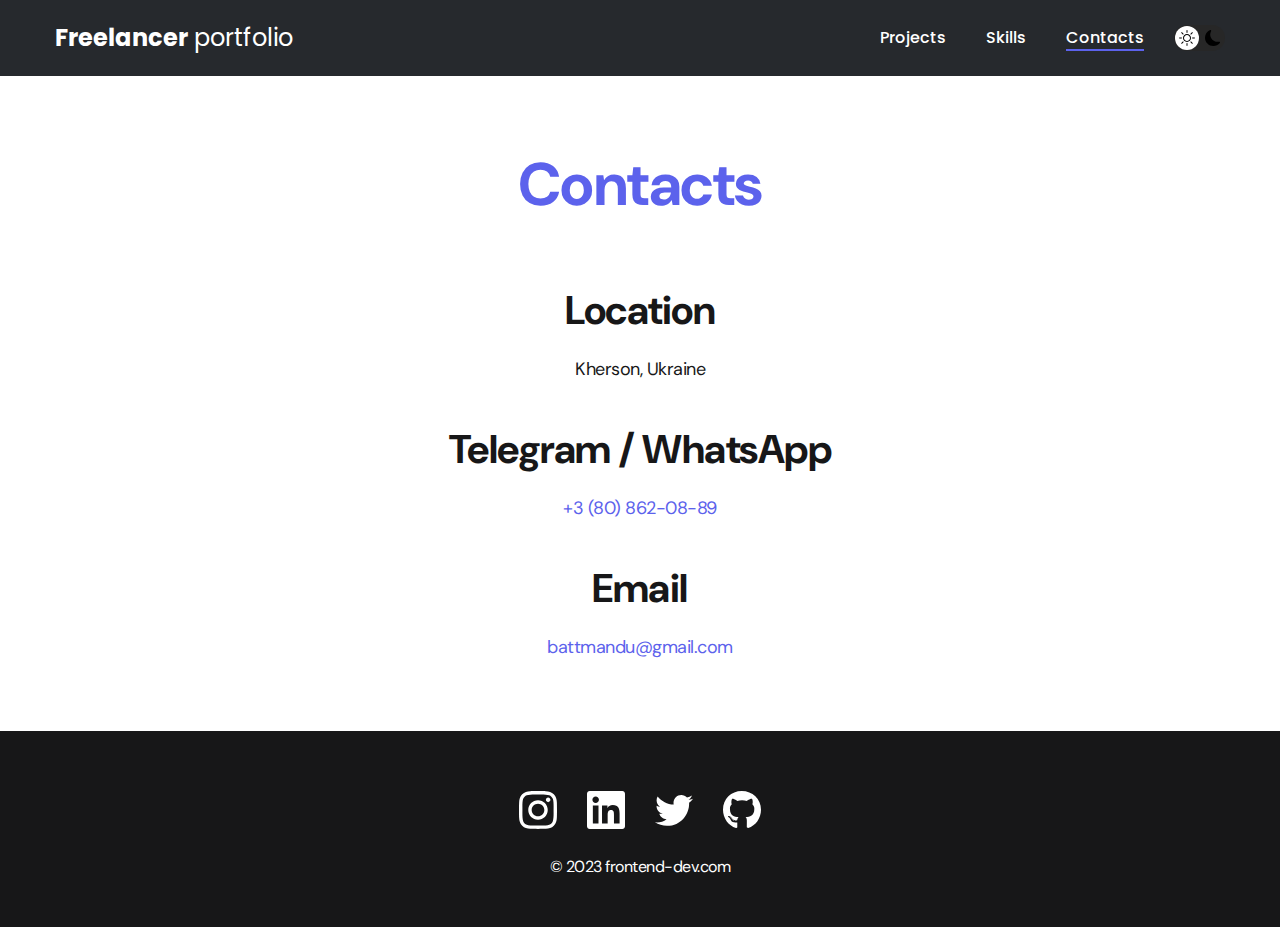
<file: contacts.html>
<!DOCTYPE html>
<html lang="en">
<head>
    <meta charset="UTF-8">
    <meta http-equiv="X-UA-Compatible" content="IE=edge">
    <meta name="viewport" content="width=device-width, initial-scale=1.0">
    <title>PORTFOLIO</title>
    <link rel="stylesheet" href="/css/main.css">
</head>
<body>
    <nav class="nav">

        <div class="container">
            <div class="nav-row">
                <a href="/index.html" class="logo"><strong>Freelancer</strong> portfolio</a>

                
                <button class="dark-mode-btn dark">
                    <img src="./img/icons/sun.svg" alt="Light mode" class="dark-mode-btn__icon">
                    <img src="./img/icons/moom.svg" alt="Dark mode" class="dark-mode-btn__icon">
                </button>
                <ul class="nav-list">
                    <li class="nav-list__item"><a href="./projects-page.html" class="nav-list__link ">Projects</a></li>
                    <li class="nav-list__item"><a href="./skills.html" class="nav-list__link ">Skills</a></li>
                    <li class="nav-list__item"><a href="./contacts.html" class="nav-list__link nav-list__link--active">Contacts</a></li>
                    </ul>
            </div>
        </div>
    </nav>

    <main class="section">
        <div class="container">
            <h1 class="title-1">Contacts</h1>
            <ul class="content-list">
                <li class="content-list__item">
                    <h2 class="title2">Location</h2>
            <p>Kherson, Ukraine</p>
                </li>
                <li class="content-list__item">
                    <h2 class="title2">Telegram / WhatsApp</h2>
            <p><a href="tel:+380992620229">+3 (80) 862-08-89</a></p>
                </li>
                <li class="content-list__item">
                    <h2 class="title2">Email</h2>
            <p><a href="mailto:battmandu@gmail.com">battmandu@gmail.com</a></p>
                </li>
            </ul>
            
            
            
            
            
            

        </div>
    </main>

    <footer class="footer">
        <div class="container">
            <div class="footer__wrapper">
            <ul class="social">
                <li class="social__item">
                    <a href="#!"><img src="./img/icons/instagram.svg" alt="link"></a>
                </li>
                <li class="social__item">
                    <a href="#!"><img src="./img/icons/linkedIn.svg" alt="link"></a>
                </li>
                <li class="social__item">
                    <a href="#!"><img src="./img/icons/twitter.svg" alt="link"></a>
                </li>
                <li class="social__item">
                    <a href="#!"><img src="./img/icons/Vector.svg" alt="link"></a>
                </li>
            </ul>
            <div class="copyright">
                <p>© 2023 frontend-dev.com</p>
                </div>
            </div>
        </div>
    </footer>

    <script src="./js/main.js"></script>
</body>
</html>
</file>
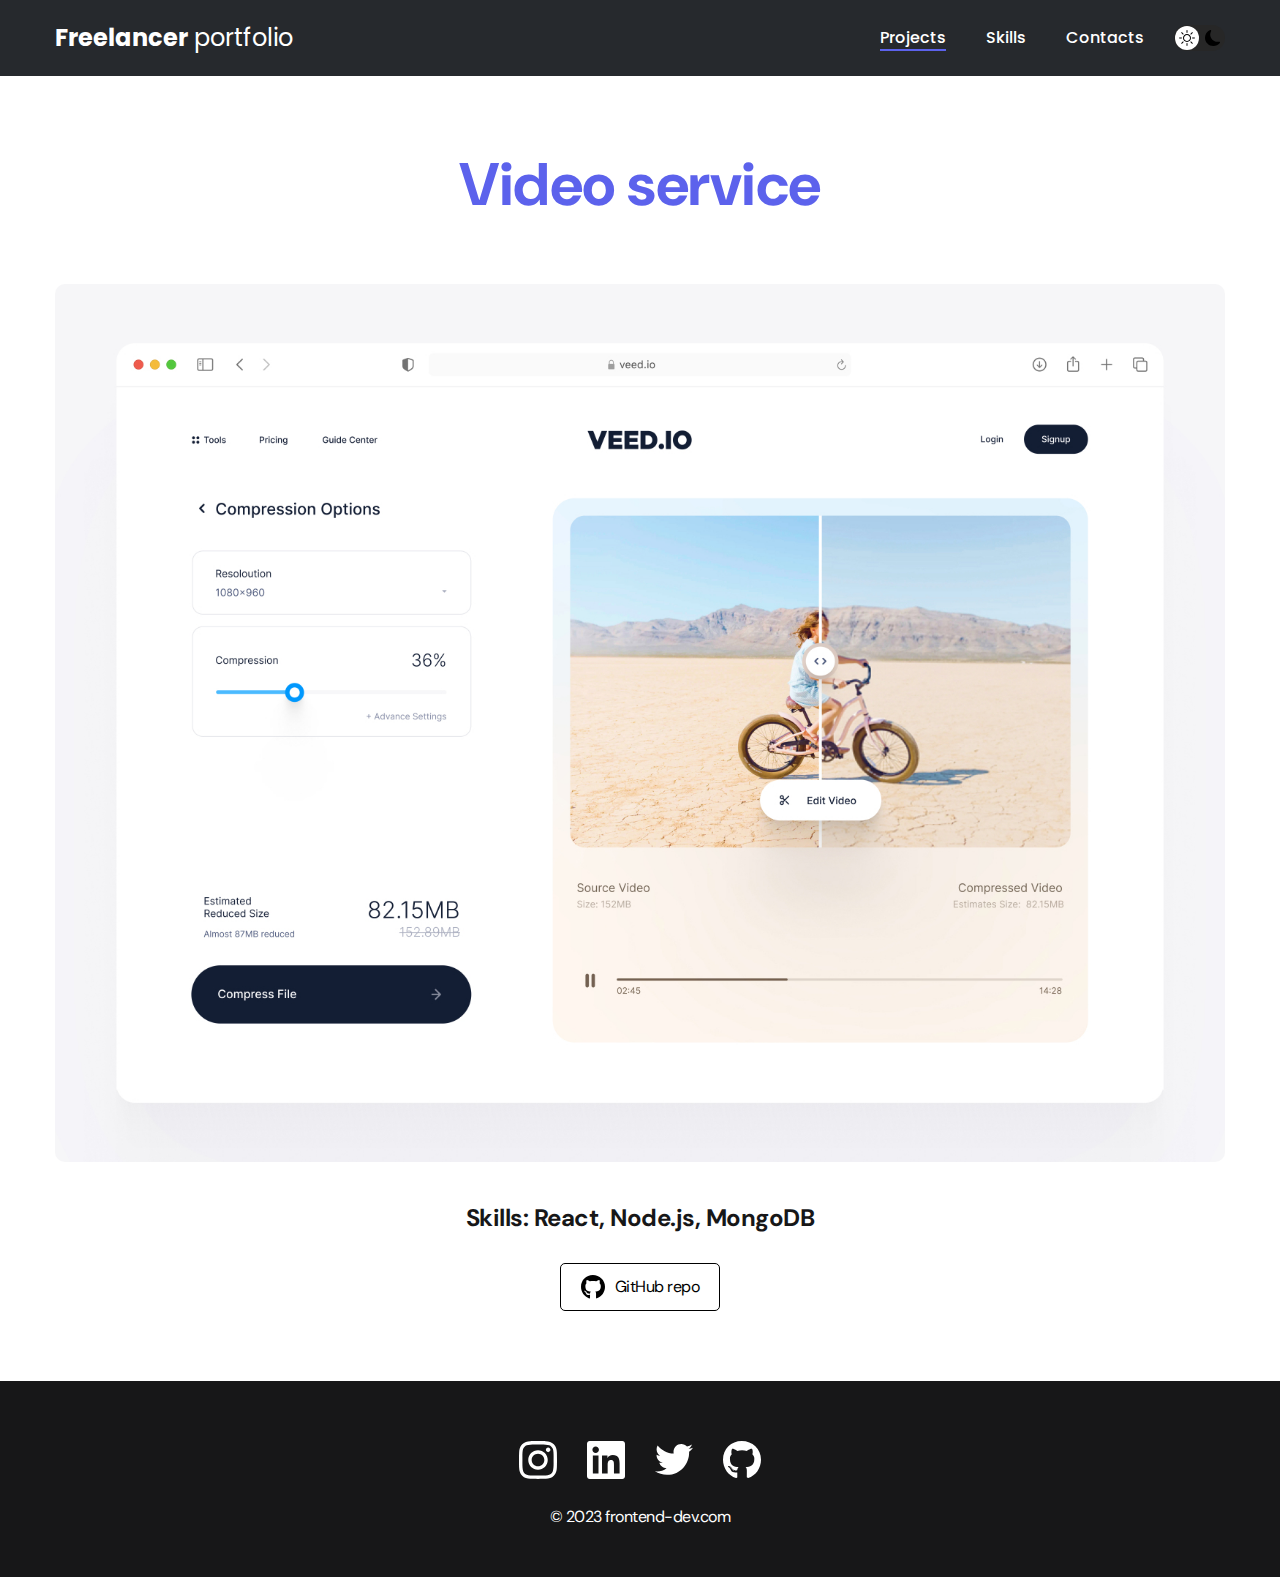
<file: projects-page.html>
<!DOCTYPE html>
<html lang="en">
<head>
    <meta charset="UTF-8">
    <meta http-equiv="X-UA-Compatible" content="IE=edge">
    <meta name="viewport" content="width=device-width, initial-scale=1.0">
    <title>PORTFOLIO</title>
    <link rel="stylesheet" href="/css/main.css">
</head>
<body>
    <nav class="nav">

        <div class="container">
            <div class="nav-row">
                <a href="/index.html" class="logo"><strong>Freelancer</strong> portfolio</a>

                
                <button class="dark-mode-btn">
                    <img src="./img/icons/sun.svg" alt="Light mode" class="dark-mode-btn__icon">
                    <img src="./img/icons/moom.svg" alt="Dark mode" class="dark-mode-btn__icon">
                </button>
                <ul class="nav-list">
                    <li class="nav-list__item"><a href="./projects-page.html" class="nav-list__link nav-list__link--active">Projects</a></li>
                    <li class="nav-list__item"><a href="./skills.html" class="nav-list__link">Skills</a></li>
                    <li class="nav-list__item"><a href="./contacts.html" class="nav-list__link">Contacts</a></li>
                    </ul>
            </div>
        </div>
    </nav>

    <main class="section">
        <div class="container">
            <div class="project-details">
            <h1 class="title-1">Video service</h1>
            <img src="./img/project/02-big.jpg" alt="" class="project-details__cover">
            <div class="project-details__desc">
                <p>Skills: React, Node.js, MongoDB</p>

            </div>
            <a href="#!" class="btn-outline">
                <img src="./img/icons/Vector2.svg" alt="">
                GitHub repo
            </a>


            </div>
        </div>
    </main>

    <footer class="footer">
        <div class="container">
            <div class="footer__wrapper">
            <ul class="social">
                <li class="social__item">
                    <a href="#!"><img src="./img/icons/instagram.svg" alt="link"></a>
                </li>
                <li class="social__item">
                    <a href="#!"><img src="./img/icons/linkedIn.svg" alt="link"></a>
                </li>
                <li class="social__item">
                    <a href="#!"><img src="./img/icons/twitter.svg" alt="link"></a>
                </li>
                <li class="social__item">
                    <a href="#!"><img src="./img/icons/Vector.svg" alt="link"></a>
                </li>
            </ul>
            <div class="copyright">
                <p>© 2023 frontend-dev.com</p>
                </div>
            </div>
        </div>
    </footer>

    <script src="./js/main.js"></script>
</body>
</html>
</file>
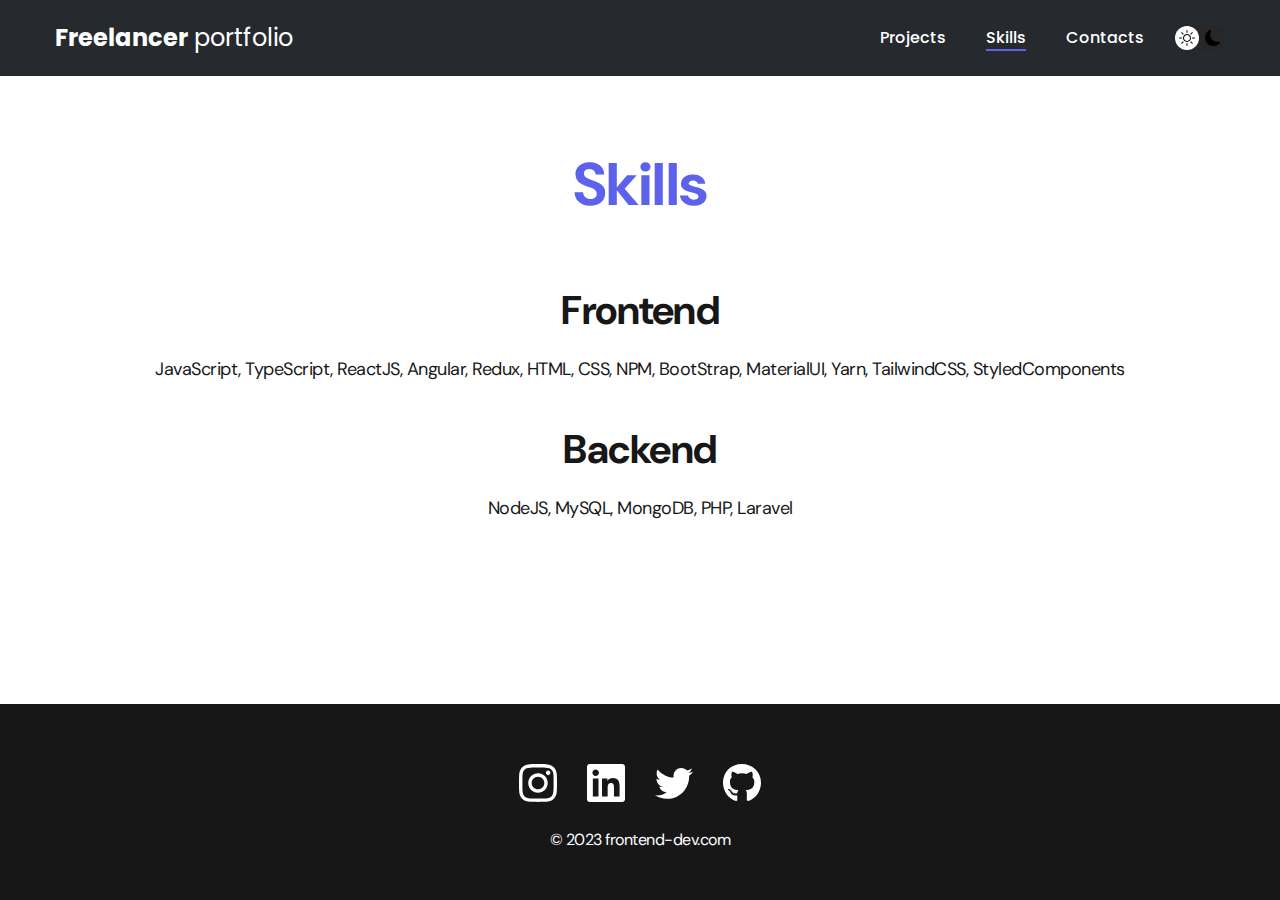
<file: skills.html>
<!DOCTYPE html>
<html lang="en">
<head>
    <meta charset="UTF-8">
    <meta http-equiv="X-UA-Compatible" content="IE=edge">
    <meta name="viewport" content="width=device-width, initial-scale=1.0">
    <title>PORTFOLIO</title>
    <link rel="stylesheet" href="/css/main.css">
</head>
<body>
    <nav class="nav">

        <div class="container">
            <div class="nav-row">
                <a href="/index.html" class="logo"><strong>Freelancer</strong> portfolio</a>

                
                <button class="dark-mode-btn">
                    <img src="./img/icons/sun.svg" alt="Light mode" class="dark-mode-btn__icon">
                    <img src="./img/icons/moom.svg" alt="Dark mode" class="dark-mode-btn__icon">
                </button>
                <ul class="nav-list">
                    <li class="nav-list__item"><a href="./projects-page.html" class="nav-list__link ">Projects</a></li>
                    <li class="nav-list__item"><a href="./skills.html" class="nav-list__link nav-list__link--active">Skills</a></li>
                    <li class="nav-list__item"><a href="./contacts.html" class="nav-list__link">Contacts</a></li>
                    </ul>
            </div>
        </div>
    </nav>

    <main class="section">
        <div class="container">
            <h1 class="title-1">Skills</h1>
            <ul class="content-list">
                <li class="content-list__item">
                    <h2 class="title2">Frontend</h2>
            <p>JavaScript, TypeScript, ReactJS, Angular, Redux, HTML, CSS, NPM, BootStrap, MaterialUI, Yarn, TailwindCSS, StyledComponents</p>
                </li>
                <li class="content-list__item">            
            <h2 class="title2">Backend</h2>
            <p>NodeJS, MySQL, MongoDB, PHP, Laravel</p>
                </li>
            </ul>
        </div>
    </main>

    <footer class="footer">
        <div class="container">
            <div class="footer__wrapper">
            <ul class="social">
                <li class="social__item">
                    <a href="#!"><img src="./img/icons/instagram.svg" alt="link"></a>
                </li>
                <li class="social__item">
                    <a href="#!"><img src="./img/icons/linkedIn.svg" alt="link"></a>
                </li>
                <li class="social__item">
                    <a href="#!"><img src="./img/icons/twitter.svg" alt="link"></a>
                </li>
                <li class="social__item">
                    <a href="#!"><img src="./img/icons/Vector.svg" alt="link"></a>
                </li>
            </ul>
            <div class="copyright">
                <p>© 2023 frontend-dev.com</p>
                </div>
            </div>
        </div>
    </footer>

    <script src="./js/main.js"></script>
</body>
</html>
</file>
<file: css/main.css>
@import"./reset.css";
@import url('https://fonts.googleapis.com/css2?family=DM+Sans:wght@400;500;700&family=Poppins:wght@400;500;700&display=swap');

/*font-family: 'DM Sans', sans-serif;
font-family: 'Poppins', sans-serif;
*/

 :root {
    --blackpure: #000;
    --black: #171718;
    --black-border: #26292D;
    --white: #fff;
    --purple: #5c62ec;

    --text-color: var(--black);
    --dark-bg: var(--black);
    --dark-border: var(--black-border);
    --header-text: var(--white);
    --accent: var(--purple);

    --title-1: var(--accent);

    --project-card-bg: var(--white);
    --project-card-text:var(--black);
    --box-shadow: 0px 5px 35px rgba(0, 0, 0, 0.25);
 }

.dark {
    --page-bg: #252526;
    --text-color: var(--white);

    --title-1: var(--white)

    --project-card-bg: var(--black);
    --project-card-text:var(--white);
    --box-shadow: 0px 5px 35px rgba(0, 0, 0, 0.8);

}


html,body {
    display: flex;
    flex-direction: column;
    min-height: 100vh;

    font-family: 'DM Sans', sans-serif;
    letter-spacing: -0.5px;
    color: var(--text-color);
    
    

    background-color:  var(--page-bg);
    color: var(--text-color);
}

.container {
    margin: 0 auto;
    padding: 0 15px;
    max-width: 1200px;
}

.none {
    display: none !important;
}


.title-1 {
    margin-bottom: 60px;
    font-size: 60px;
    font-weight: 700;
    line-height: 1.3;
    color: var(--title-1);
    text-align: center;


}
.title2 {
    margin-bottom: 20px;
    font-size: 40px;
    line-height: 1.3;
    
    font-weight: 700;
}

.nav {
    padding: 20px 0;
    border-bottom: 1px solid var(--dark-border);
    background-color: var(--dark-border);
    letter-spacing: normal;
    
}


.nav-row {
    display: flex;
    justify-content: flex-end;
    align-items: center;
    column-gap: 30px;
    row-gap: 20px;
    flex-wrap: wrap;
}

.logo {
    margin-right: auto;
    color: var(--white);
    font-size: 24px;
    font-family: 'Poppins', sans-serif;
}

.logo strong {
    font-weight: 700;
}


.nav-list {
    display: flex;
    flex-wrap: wrap;
    row-gap: 10px;
    align-items: center;
    column-gap: 40px;
    font-style: 16px;
    font-weight: 500;
    font-family: 'Poppins', sans-serif;
}


.nav-list__link {
    color: var(--header-text);
    transition: opacity 0.2s ease-in;
}
.nav-list__link:hover {
    opacity: 0.8;
}

.nav-list__link--active {
    position: relative;
}
.nav-list__link--active::before {
    content: "";

    position: absolute;
    left: 0;
    top: 100%;

    display: block;
    height: 2px;
    width: 100%;
    background-color: var(--accent);
}


.dark-mode-btn {
    order: 9;
    position: relative;
    display: flex;
    justify-content: space-between;
    width: 51px;
    height: 26px;
    padding: 5px;
    border-radius: 50px;    
    background-color: #272727;
}
.dark-mode-btn::before {
    position: absolute;
    top: 1px;
    left: 1px;
    content: "";
    display: block;
    width: 24px;
    height: 24px;
    border-radius: 50%;
    background-color: #fff;

    transition: left 0.2s ease-in;
}

.dark-mode-btn--active::before {
    left: 26px;
}

.dark-mode-btn__icon {
    position: relative;
    z-index: 9;
}





.header {
    padding: 40px 0;
    min-height: 695px;
    background-color: var(--dark-bg);
    color: var(--white);
    background-image: url(./img/icons/header-bg.png);
    background-repeat: no-repeat;
    border-style: auto;
    background-position: center;
    display: flex;
    justify-content: center;
    align-items: center;
    text-align: center;
}

.header__wrapper {
    padding: 0 15px;
    min-width: 660px;


}
.header__title {
    margin-bottom: 20px;
    font-size: 40px;
    font-weight: 700;
    line-height: 1.4;
}
.header__title strong {
    font-size: 60px;
    font-weight: 700;
}
.header__title em {
    font-style: normal;
    color: var(--accent);
}

.header__text {
    margin-bottom: 40px;
    font-style: 18px;
    line-height: 1.333;
}
.header__text p + p {
    margin-top: 0.5em;

}
.btn {
    display: inline-block;
    height: 48px;
    padding:  12px 28px;

    border-radius: 5px;
    background-color: var(--accent);
    color: var(--white);
    letter-spacing: 0.15px;
    font-size: 16px;
    font-weight: 500;

    transition: 0.2s ease-in;
}
.btn:hover {
    opacity: 0.8;
}

.btn:active {
    position: relative;
    top: 1px;
}
.btn-outline {

    display: flex;
    column-gap: 10px;
    align-items: center;

    height: 48px;
    border-radius: 5px;
    padding: 12px 20px;

    border: 1px solid var(--blackpure);
    color: var(--blackpure);
    background-color: #fff;
    transition: 0.2s ease-in;

}
.btn-outline:hover {
    opacity: 0.8;
}

.btn-outline:active {
    position: relative;
    top: 1px;
}


.section {
    padding: 70px 0;
}


.projects {
    display: flex;
    flex-wrap: wrap;
    row-gap: 30px;
}
.project {
    min-width: 370px;
    background-color: var(--project-card-bg);
    box-shadow: var(--box-shadow);
    border-radius: 10px;
}
.project__img {
    border-radius: 10px;
}
.project__title {
    padding: 15px 20px 25px;
    font-weight: 700;
    font-size: 24px;
    line-height: 1.3;
    color: var(--project-card-text);
}




.project-details {
    margin: 0 auto;
    min-width: 865px;

    display: flex;
    flex-direction: column;
    align-items: center;
}

.project-details__cover {
    min-width: 100%;
    margin-bottom: 40px;
    box-shadow:(0px 5px 35px rgba(0, 0, 0, 0.25));
    border-radius: 10px;
}
.project-details__desc {
    margin-bottom: 30px;
    font-weight: 700;
    font-size: 24px;
    line-height: 1.3;
    text-align: center;
}





.content-list{
    min-width: 570px;
    display: flex;
    flex-direction: column;
    align-items: center;
    row-gap: 40px;
    margin: 0 auto;
    text-align: center;

}
.content-list a {
    color: var(--accent);
}
.content-list__item {
    font-size: 18px;
    line-height: 1.5;

}
.content-list__item p + p {
    margin-top: 0.5m;
}


.footer {
    margin-top: auto;
    padding: 60px 0 50px;
    background-color: var(--dark-bg);
    color: var(--header-text);
}
.footer__wrapper {
    display: flex;
    flex-direction: column;
    align-items: center;
    row-gap: 27px;
}

.social {
    display: flex;
    column-gap: 30px;
    align-items: center;
}

.copyright {
    font-size: 16px;
}

.copyright p + p{
    margin-top: 0.5em;
}


@media (max-width: 620px) {
    .header {
        min-height: unset;
    }
    
        .header__title {
            font-size: 30px;
        }
        .header__text strong {
            font-size: 40px;
        }
        .nav-row {
            justify-content: space-between;
        }
        .dark-mode-btn {
            order: 0;
        }
    
    .section {
        padding: 40px 0;
    }
    .title-1 {
        margin-bottom: 30px;
        font-size: 40px;
    }
    .title2 {
        margin-bottom: 10px;
        font-size: 30px;
    }
    .project__title{
        font-size: 22px;
    }
    .project-details__desc{
        margin-bottom: 20px;
        font-size: 22px;
    }
    .footer {
        padding: 40px 0 30px;
    }
    .footer__wrapper {
        row-gap: 20px;
    }
    .social {
        column-gap: 20px;
    }
    .social__item {
        width: 28px;
    }
    .content-list {
        row-gap: 20px;
    }
    .content-list__item {
        font-size: 16px;
    }
    }
</file>
